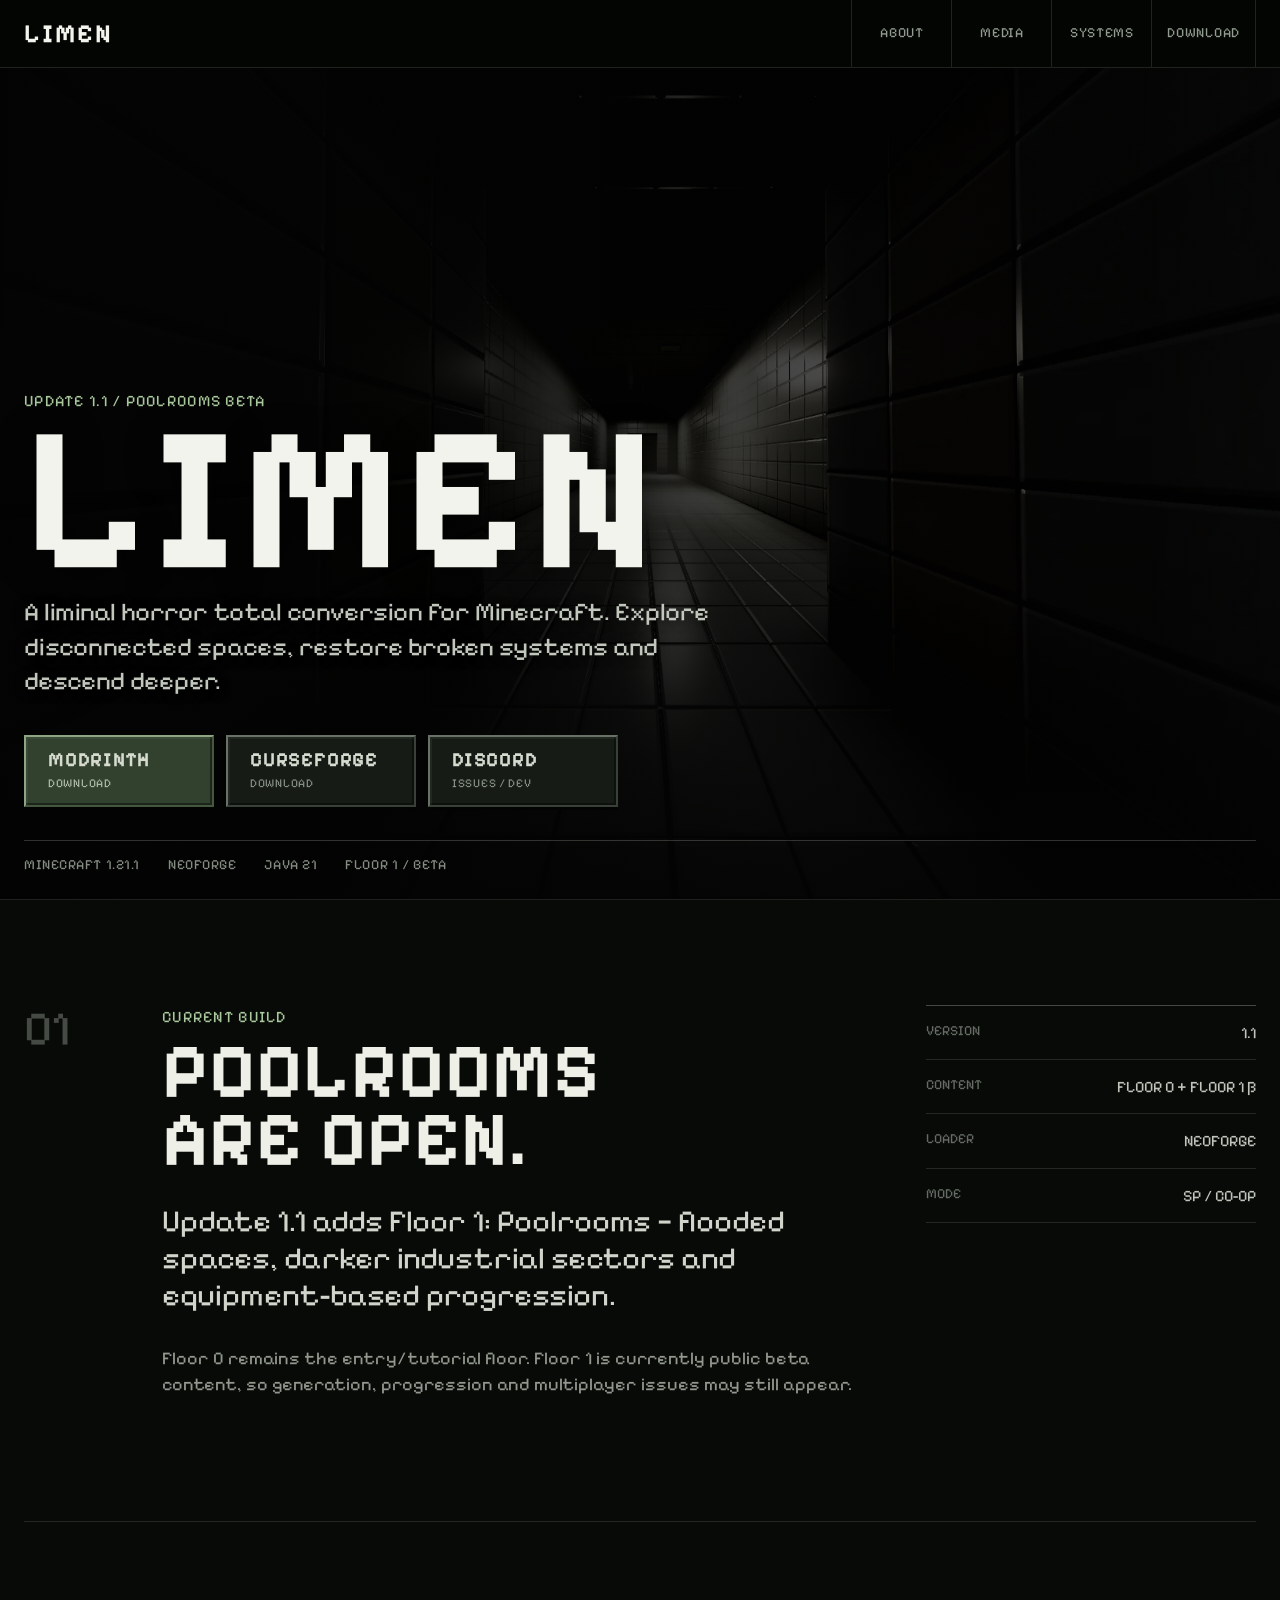
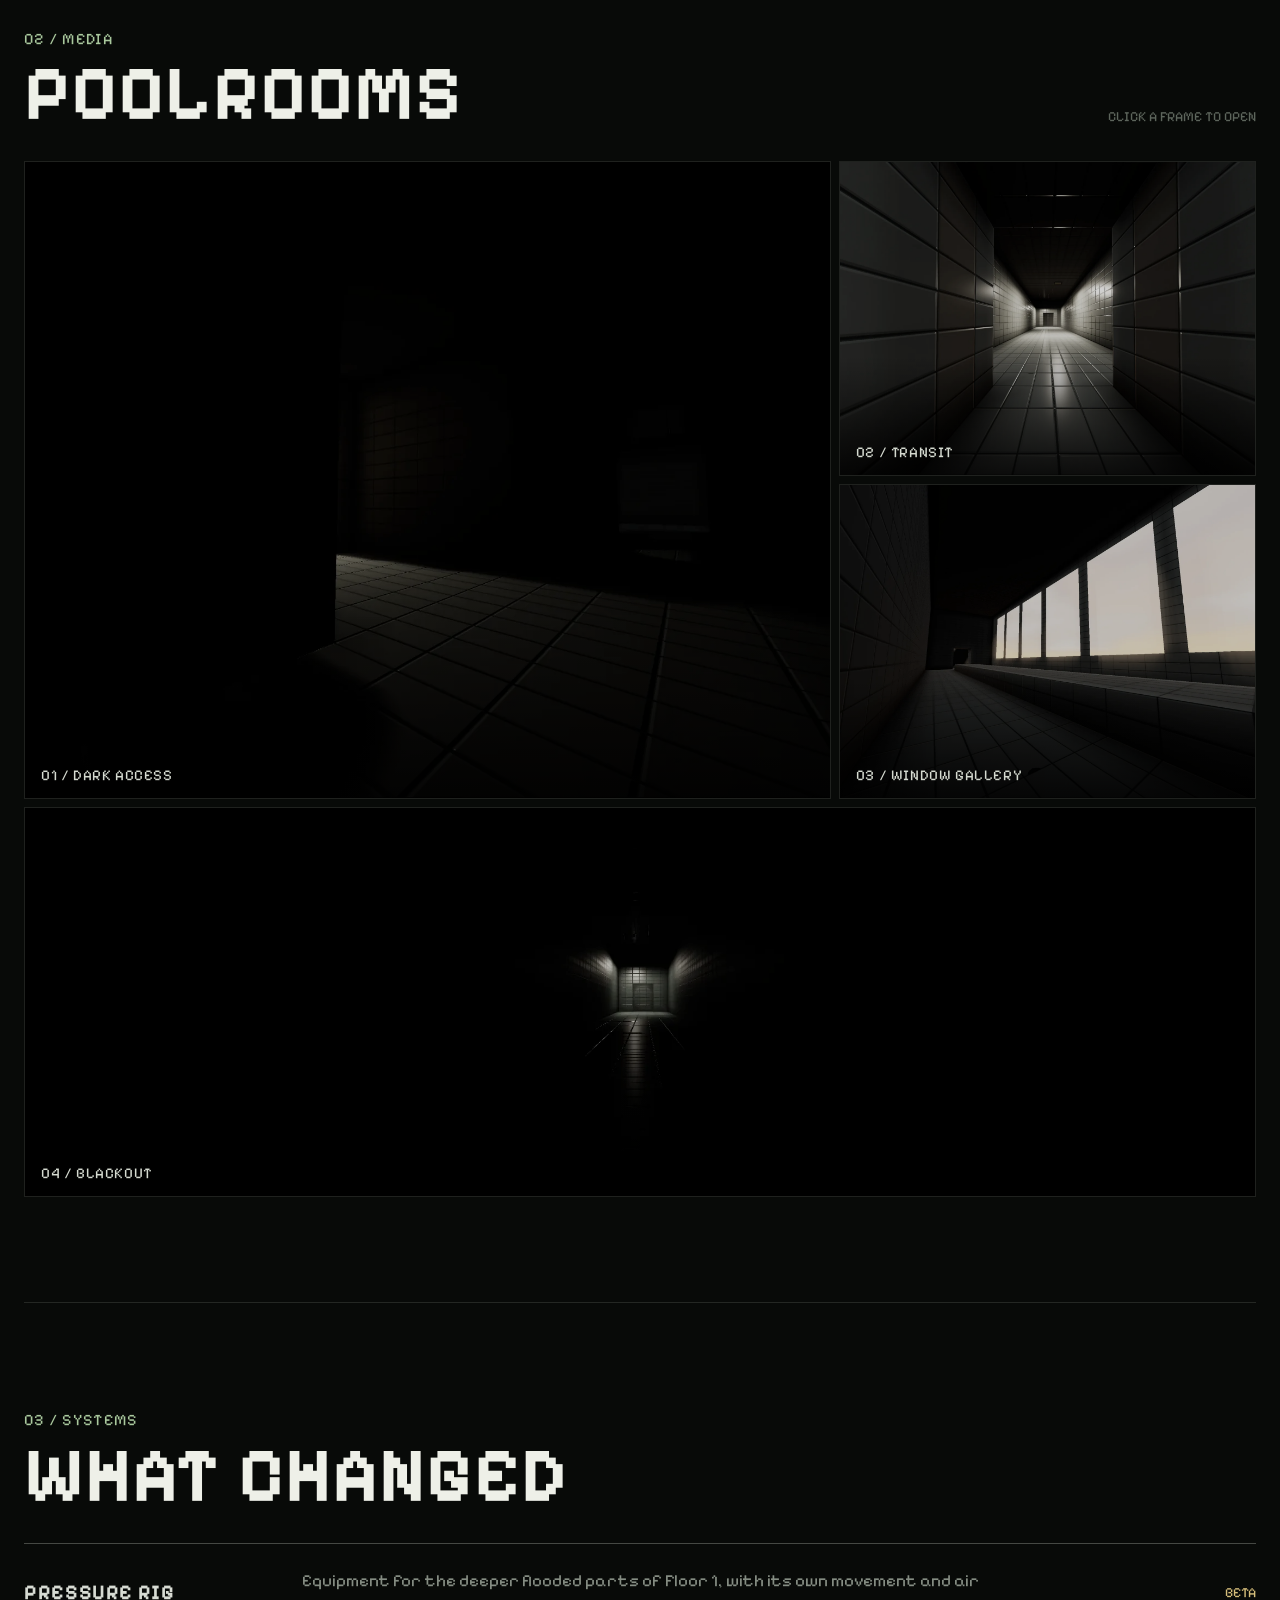
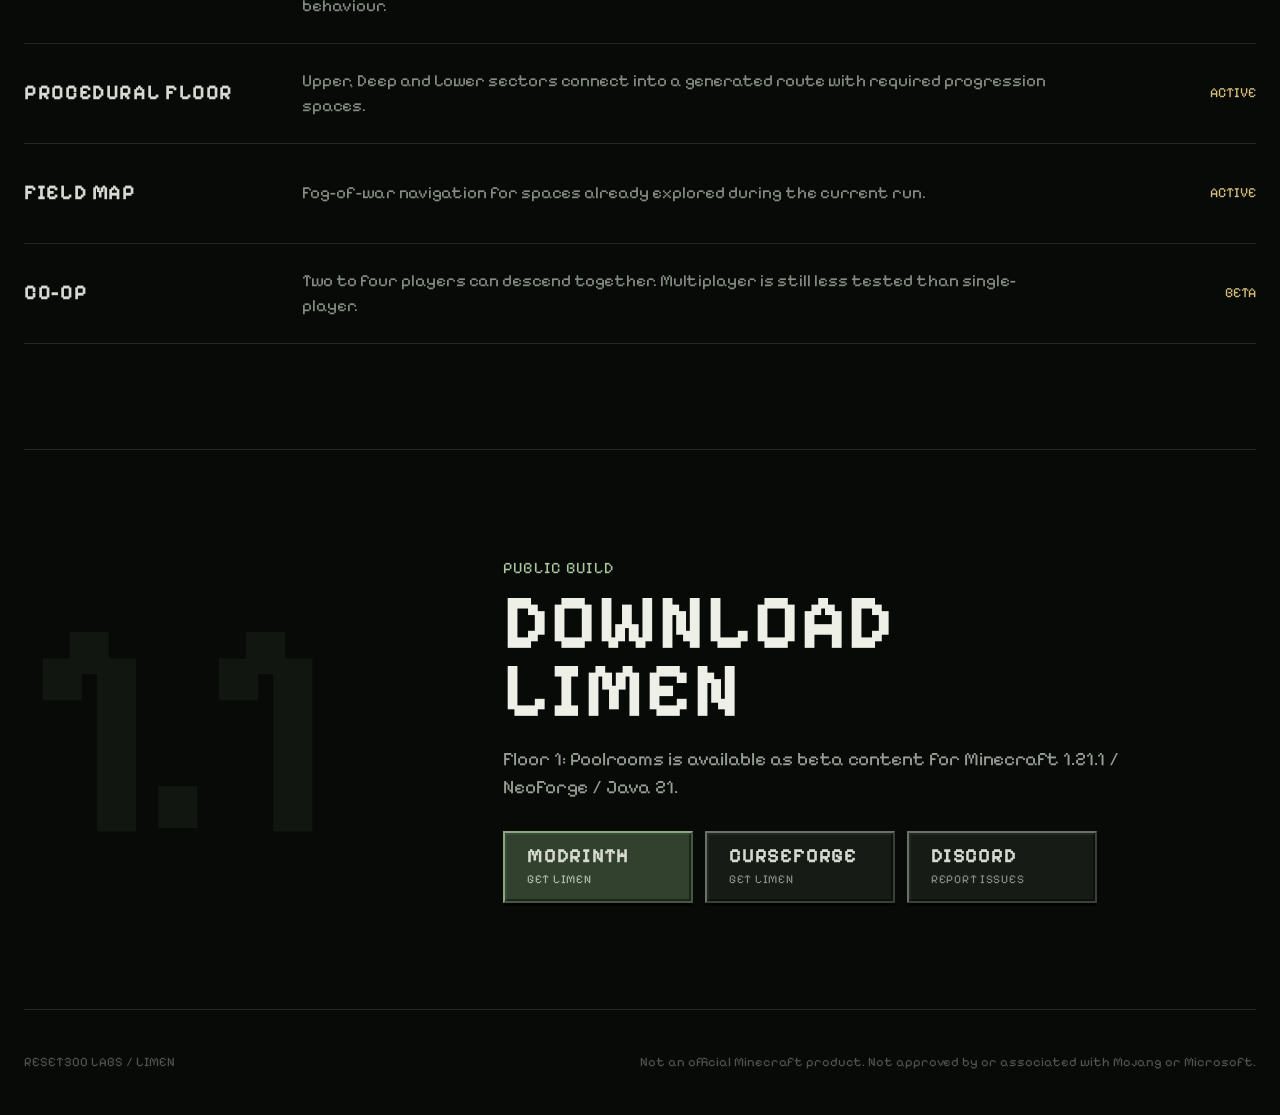
<file: index.html>
<!doctype html>
<html lang="en">
<head>
  <meta charset="utf-8">
  <meta name="viewport" content="width=device-width,initial-scale=1">
  <meta name="theme-color" content="#080a08">
  <meta name="description" content="LIMEN — a liminal horror total conversion for Minecraft 1.21.1 NeoForge.">
  <meta property="og:title" content="Limen">
  <meta property="og:description" content="LIMEN for Minecraft 1.21.1 NeoForge. Floor 1: Poolrooms is available in beta.">
  <meta property="og:type" content="website">
  <meta property="og:image" content="assets/og-poolrooms.webp">
  <meta name="twitter:card" content="summary_large_image">
  <link rel="preconnect" href="https://fonts.googleapis.com">
  <link rel="preconnect" href="https://fonts.gstatic.com" crossorigin>
  <link href="https://fonts.googleapis.com/css2?family=Pixelify+Sans:wght@400..700&display=swap" rel="stylesheet">
  <link rel="stylesheet" href="styles.css">
  <title>Limen</title>
</head>
<body>
  <header class="topbar">
    <a class="brand" href="#top">LIMEN</a>
    <nav aria-label="Site navigation">
      <a href="#about">ABOUT</a>
      <a href="#frames">MEDIA</a>
      <a href="#systems">SYSTEMS</a>
      <a href="#download">DOWNLOAD</a>
    </nav>
  </header>

  <main id="top">
    <section class="hero">
      <video class="hero-video" autoplay muted loop playsinline preload="metadata" poster="assets/poolrooms-2.webp" aria-hidden="true">
        <source src="assets/level1_poolrooms_loop.mp4" type="video/mp4">
      </video>
      <div class="hero-overlay" aria-hidden="true"></div>

      <div class="hero-content">
        <p class="eyebrow">UPDATE 1.1 / POOLROOMS BETA</p>
        <h1>LIMEN</h1>
        <p class="hero-text">A liminal horror total conversion for Minecraft. Explore disconnected spaces, restore broken systems and descend deeper.</p>

        <div class="hero-actions">
          <a class="game-button primary js-modrinth" href="#"><span>MODRINTH</span><small>DOWNLOAD</small></a>
          <a class="game-button js-curseforge" href="#"><span>CURSEFORGE</span><small>DOWNLOAD</small></a>
          <a class="game-button js-discord" href="#"><span>DISCORD</span><small>ISSUES / DEV</small></a>
        </div>
      </div>

      <div class="hero-foot">
        <span>MINECRAFT 1.21.1</span>
        <span>NEOFORGE</span>
        <span>JAVA 21</span>
        <span>FLOOR 1 / BETA</span>
      </div>
    </section>

    <section class="about section" id="about">
      <div class="section-number">01</div>
      <div class="about-main">
        <p class="section-label">CURRENT BUILD</p>
        <h2>POOLROOMS<br>ARE OPEN.</h2>
        <p class="lead">Update 1.1 adds Floor 1: Poolrooms — flooded spaces, darker industrial sectors and equipment-based progression.</p>
        <p>Floor 0 remains the entry/tutorial floor. Floor 1 is currently public beta content, so generation, progression and multiplayer issues may still appear.</p>
      </div>
      <dl class="specs">
        <div><dt>VERSION</dt><dd>1.1</dd></div>
        <div><dt>CONTENT</dt><dd>FLOOR 0 + FLOOR 1 β</dd></div>
        <div><dt>LOADER</dt><dd>NEOFORGE</dd></div>
        <div><dt>MODE</dt><dd>SP / CO-OP</dd></div>
      </dl>
    </section>

    <section class="section" id="frames">
      <div class="section-heading">
        <div>
          <p class="section-label">02 / MEDIA</p>
          <h2>POOLROOMS</h2>
        </div>
        <p>CLICK A FRAME TO OPEN</p>
      </div>

      <div class="gallery">
        <button class="shot shot-main" data-image="assets/poolrooms-1.webp" aria-label="Open Poolrooms screenshot 1">
          <img src="assets/poolrooms-1.webp" alt="Dark Poolrooms access area in LIMEN">
          <span>01 / DARK ACCESS</span>
        </button>
        <button class="shot" data-image="assets/poolrooms-2.webp" aria-label="Open Poolrooms screenshot 2">
          <img src="assets/poolrooms-2.webp" alt="Bright tiled Poolrooms corridor in LIMEN">
          <span>02 / TRANSIT</span>
        </button>
        <button class="shot" data-image="assets/poolrooms-4.webp" aria-label="Open Poolrooms screenshot 3">
          <img src="assets/poolrooms-4.webp" alt="Poolrooms window gallery in LIMEN">
          <span>03 / WINDOW GALLERY</span>
        </button>
        <button class="shot shot-wide" data-image="assets/poolrooms-3.webp" aria-label="Open Poolrooms screenshot 4">
          <img src="assets/poolrooms-3.webp" alt="Blackout Poolrooms corridor in LIMEN">
          <span>04 / BLACKOUT</span>
        </button>
      </div>
    </section>

    <section class="section systems" id="systems">
      <div class="section-heading">
        <div>
          <p class="section-label">03 / SYSTEMS</p>
          <h2>WHAT CHANGED</h2>
        </div>
      </div>

      <div class="system-list">
        <article>
          <h3>PRESSURE RIG</h3>
          <p>Equipment for the deeper flooded parts of Floor 1, with its own movement and air behaviour.</p>
          <span>BETA</span>
        </article>
        <article>
          <h3>PROCEDURAL FLOOR</h3>
          <p>Upper, Deep and Lower sectors connect into a generated route with required progression spaces.</p>
          <span>ACTIVE</span>
        </article>
        <article>
          <h3>FIELD MAP</h3>
          <p>Fog-of-war navigation for spaces already explored during the current run.</p>
          <span>ACTIVE</span>
        </article>
        <article>
          <h3>CO-OP</h3>
          <p>Two to four players can descend together. Multiplayer is still less tested than single-player.</p>
          <span>BETA</span>
        </article>
      </div>
    </section>

    <section class="trailer section is-hidden" id="trailer">
      <div class="section-heading">
        <div>
          <p class="section-label">04 / VIDEO</p>
          <h2>FOOTAGE</h2>
        </div>
      </div>
      <div class="video-shell"><iframe class="js-trailer" title="LIMEN trailer" allow="accelerometer; autoplay; clipboard-write; encrypted-media; gyroscope; picture-in-picture" allowfullscreen></iframe></div>
    </section>

    <section class="download section" id="download">
      <div class="download-version" aria-hidden="true">1.1</div>
      <div class="download-copy">
        <p class="section-label">PUBLIC BUILD</p>
        <h2>DOWNLOAD<br>LIMEN</h2>
        <p>Floor 1: Poolrooms is available as beta content for Minecraft 1.21.1 / NeoForge / Java 21.</p>
        <div class="download-actions">
          <a class="game-button primary js-modrinth" href="#"><span>MODRINTH</span><small>GET LIMEN</small></a>
          <a class="game-button js-curseforge" href="#"><span>CURSEFORGE</span><small>GET LIMEN</small></a>
          <a class="game-button js-discord" href="#"><span>DISCORD</span><small>REPORT ISSUES</small></a>
        </div>
      </div>
    </section>
  </main>

  <footer>
    <span>RESET300 LABS / LIMEN</span>
    <span>Not an official Minecraft product. Not approved by or associated with Mojang or Microsoft.</span>
  </footer>

  <dialog id="lightbox">
    <button class="close" aria-label="Close image">CLOSE</button>
    <img alt="Expanded LIMEN screenshot">
  </dialog>

  <script src="site-config.js"></script>
  <script src="script.js"></script>
</body>
</html>
</file>
<file: styles.css>
@import url('https://fonts.googleapis.com/css2?family=Pixelify+Sans:wght@400..700&display=swap');

:root {
  --bg: #080a08;
  --bg-deep: #030403;
  --ink: #e7eadf;
  --muted: #92988e;
  --faint: #5e665d;
  --line: rgba(225, 232, 218, .13);
  --line-strong: rgba(225, 232, 218, .28);
  --green: #a9c89d;
  --amber: #d6be7b;
  --page: 1320px;
  --bar: 68px;
}

* { box-sizing: border-box; }
html { scroll-behavior: smooth; background: var(--bg); }
body {
  margin: 0;
  color: var(--ink);
  background: var(--bg);
  font-family: "Pixelify Sans", ui-monospace, monospace;
  font-size: 18px;
  line-height: 1.45;
  image-rendering: auto;
}
button, a { font: inherit; }
::selection { background: #bfd6ad; color: #10130f; }

.topbar {
  position: fixed;
  z-index: 50;
  inset: 0 0 auto 0;
  height: var(--bar);
  display: flex;
  align-items: center;
  justify-content: space-between;
  gap: 30px;
  padding: 0 max(24px, calc((100vw - var(--page)) / 2));
  border-bottom: 1px solid var(--line);
  background: rgba(4, 6, 4, .86);
  backdrop-filter: blur(10px);
}
.brand {
  color: #f2f4ed;
  text-decoration: none;
  font-size: 26px;
  font-weight: 700;
  letter-spacing: .08em;
}
.topbar nav { display: flex; align-items: stretch; height: 100%; }
.topbar nav a {
  min-width: 100px;
  display: grid;
  place-items: center;
  padding: 0 15px;
  color: #929b90;
  text-decoration: none;
  border-left: 1px solid var(--line);
  font-size: 14px;
  letter-spacing: .05em;
}
.topbar nav a:last-child { border-right: 1px solid var(--line); }
.topbar nav a:hover { color: #f0f2eb; background: rgba(255,255,255,.035); }

.hero {
  position: relative;
  min-height: 100svh;
  overflow: hidden;
  display: flex;
  align-items: flex-end;
  padding: calc(var(--bar) + 70px) max(24px, calc((100vw - var(--page)) / 2)) 92px;
  border-bottom: 1px solid var(--line);
  background: #020302;
}
.hero-video {
  position: absolute;
  inset: 0;
  width: 100%;
  height: 100%;
  object-fit: cover;
  object-position: center;
  filter: brightness(.52) saturate(.78) contrast(1.08);
}
.hero-overlay {
  position: absolute;
  inset: 0;
  background:
    linear-gradient(90deg, rgba(2,3,2,.94) 0%, rgba(2,3,2,.72) 42%, rgba(2,3,2,.24) 75%, rgba(2,3,2,.42) 100%),
    linear-gradient(0deg, rgba(2,3,2,.88) 0%, transparent 45%, rgba(2,3,2,.35) 100%);
}
.hero-content { position: relative; z-index: 2; width: min(800px, 100%); }
.eyebrow, .section-label {
  margin: 0;
  color: var(--green);
  font-size: 16px;
  letter-spacing: .08em;
}
.hero h1 {
  margin: 14px 0 22px;
  color: #f2f3ec;
  font-size: clamp(96px, 16vw, 220px);
  line-height: .72;
  letter-spacing: .015em;
  font-weight: 700;
  text-shadow: 0 8px 35px rgba(0,0,0,.65);
}
.hero-text {
  max-width: 710px;
  margin: 0;
  color: #c2c7bd;
  font-size: clamp(20px, 2vw, 27px);
  line-height: 1.35;
  text-shadow: 0 2px 12px rgba(0,0,0,.7);
}
.hero-actions, .download-actions {
  display: flex;
  flex-wrap: wrap;
  gap: 12px;
  margin-top: 36px;
}
.game-button {
  min-width: 190px;
  min-height: 72px;
  display: flex;
  flex-direction: column;
  justify-content: center;
  padding: 12px 22px;
  color: #d6dbd0;
  text-decoration: none;
  border: 2px solid #697267;
  border-bottom-color: #384038;
  border-right-color: #384038;
  background: #171b16;
  box-shadow: inset 2px 2px 0 rgba(255,255,255,.05), inset -2px -2px 0 rgba(0,0,0,.42), 0 3px 0 #020302;
  transition: transform .08s ease, filter .08s ease;
}
.game-button:hover { filter: brightness(1.18); transform: translateY(-1px); }
.game-button:active { transform: translateY(2px); box-shadow: inset 2px 2px 0 rgba(0,0,0,.4); }
.game-button.primary { background: #32402e; border-color: #8ca583; border-bottom-color: #465740; border-right-color: #465740; }
.game-button span { font-size: 20px; font-weight: 700; line-height: 1; letter-spacing: .04em; }
.game-button small { margin-top: 5px; color: #879085; font-size: 12px; letter-spacing: .06em; }
.game-button.primary small { color: #aebba9; }

.hero-foot {
  position: absolute;
  z-index: 2;
  left: max(24px, calc((100vw - var(--page)) / 2));
  right: max(24px, calc((100vw - var(--page)) / 2));
  bottom: 24px;
  display: flex;
  flex-wrap: wrap;
  gap: 10px 28px;
  padding-top: 14px;
  border-top: 1px solid rgba(235,240,231,.2);
  color: #858d83;
  font-size: 14px;
  letter-spacing: .04em;
}

.section {
  width: min(var(--page), calc(100% - 48px));
  margin: 0 auto;
  padding: 105px 0;
  border-bottom: 1px solid var(--line);
}
.section-number { color: #454b44; font-size: 48px; line-height: 1; }
.about {
  display: grid;
  grid-template-columns: 90px minmax(0, 1fr) 330px;
  gap: 48px;
  align-items: start;
}
h2 {
  margin: 10px 0 22px;
  color: #eef0e8;
  font-size: clamp(48px, 6vw, 86px);
  line-height: .88;
  letter-spacing: .015em;
  font-weight: 700;
}
.about-main .lead {
  max-width: 790px;
  color: #d0d4ca;
  font-size: clamp(24px, 2.4vw, 34px);
  line-height: 1.2;
}
.about-main p:not(.section-label):not(.lead) { max-width: 760px; color: var(--muted); font-size: 18px; }
.specs { margin: 0; border-top: 1px solid var(--line-strong); }
.specs div { display: flex; justify-content: space-between; gap: 20px; padding: 15px 0; border-bottom: 1px solid var(--line); }
.specs dt { color: #646c63; font-size: 14px; }
.specs dd { margin: 0; color: #bfc5bb; font-size: 16px; text-align: right; }

.section-heading { display: flex; align-items: end; justify-content: space-between; gap: 30px; margin-bottom: 34px; }
.section-heading h2 { margin-bottom: 0; }
.section-heading > p { margin: 0; color: #5d655c; font-size: 14px; }
.gallery {
  display: grid;
  grid-template-columns: 1.45fr .75fr;
  grid-template-rows: 315px 315px 390px;
  gap: 8px;
}
.shot {
  position: relative;
  padding: 0;
  overflow: hidden;
  border: 1px solid var(--line);
  border-radius: 0;
  background: #020302;
  cursor: zoom-in;
}
.shot-main { grid-row: 1 / span 2; }
.shot-wide { grid-column: 1 / span 2; }
.shot img { width: 100%; height: 100%; display: block; object-fit: cover; filter: brightness(.82) saturate(.84); transition: filter .2s ease, transform .3s ease; }
.shot:hover img { filter: brightness(1) saturate(.95); transform: scale(1.008); }
.shot::after { content: ""; position: absolute; inset: auto 0 0; height: 38%; background: linear-gradient(transparent, rgba(0,0,0,.82)); pointer-events: none; }
.shot span { position: absolute; z-index: 2; left: 16px; bottom: 12px; color: #d5dad0; font-size: 15px; letter-spacing: .04em; }

.system-list { border-top: 1px solid var(--line-strong); }
.system-list article {
  display: grid;
  grid-template-columns: 250px minmax(0, 1fr) 80px;
  gap: 28px;
  align-items: center;
  min-height: 100px;
  border-bottom: 1px solid var(--line);
}
.system-list h3 { margin: 0; color: #d7dbd3; font-size: 21px; letter-spacing: .03em; }
.system-list p { margin: 0; max-width: 760px; color: #858d83; font-size: 17px; }
.system-list span { justify-self: end; color: var(--amber); font-size: 14px; }

.video-shell { aspect-ratio: 16 / 9; border: 1px solid var(--line); background: #000; }
.video-shell iframe { width: 100%; height: 100%; border: 0; }

.download {
  position: relative;
  min-height: 560px;
  display: grid;
  grid-template-columns: minmax(240px, .5fr) minmax(0, 1fr);
  gap: clamp(44px, 8vw, 120px);
  align-items: center;
  overflow: hidden;
}
.download-version {
  color: #111611;
  font-size: clamp(190px, 24vw, 360px);
  line-height: .7;
  font-weight: 700;
  letter-spacing: -.05em;
  user-select: none;
}
.download-copy { position: relative; z-index: 2; }
.download-copy > p:not(.section-label) { max-width: 700px; color: #969e94; font-size: 19px; }
.download-actions { margin-top: 30px; }

footer {
  width: min(var(--page), calc(100% - 48px));
  min-height: 105px;
  margin: 0 auto;
  display: flex;
  align-items: center;
  justify-content: space-between;
  gap: 30px;
  color: #4e554d;
  font-size: 13px;
}
.is-hidden { display: none !important; }

dialog {
  width: min(1500px, 96vw);
  max-width: none;
  padding: 0;
  border: 1px solid #677065;
  border-radius: 0;
  background: #020302;
  color: var(--ink);
  box-shadow: 0 24px 120px rgba(0,0,0,.9);
}
dialog::backdrop { background: rgba(0,0,0,.94); }
dialog img { width: 100%; height: auto; display: block; }
.close {
  position: absolute;
  z-index: 3;
  top: 12px;
  right: 12px;
  min-width: 100px;
  min-height: 44px;
  border: 2px solid #687167;
  border-radius: 0;
  background: #171b16;
  color: #d2d7ce;
  cursor: pointer;
}
.close:hover { filter: brightness(1.2); }

@media (max-width: 900px) {
  .topbar nav a { min-width: auto; padding: 0 10px; font-size: 13px; }
  .hero { min-height: 860px; }
  .about { grid-template-columns: 64px 1fr; }
  .specs { grid-column: 2; max-width: 580px; }
  .gallery { grid-template-columns: 1fr 1fr; grid-template-rows: 420px 240px 330px; }
  .shot-main { grid-column: 1 / span 2; grid-row: 1; }
  .shot-wide { grid-column: 1 / span 2; }
  .download { grid-template-columns: 180px 1fr; }
  .download-version { font-size: 180px; }
}

@media (max-width: 640px) {
  :root { --bar: 60px; }
  body { font-size: 16px; }
  .topbar { padding: 0 14px; }
  .brand { font-size: 22px; }
  .topbar nav a:nth-child(2), .topbar nav a:nth-child(3) { display: none; }
  .hero { min-height: 780px; padding: calc(var(--bar) + 60px) 16px 105px; }
  .hero-overlay { background: linear-gradient(90deg, rgba(2,3,2,.9), rgba(2,3,2,.48)), linear-gradient(0deg, rgba(2,3,2,.92), transparent 55%); }
  .hero h1 { font-size: clamp(76px, 28vw, 120px); }
  .hero-text { font-size: 19px; }
  .hero-actions, .download-actions { display: grid; grid-template-columns: 1fr; }
  .game-button { min-width: 0; width: 100%; }
  .hero-foot { left: 16px; right: 16px; bottom: 20px; font-size: 12px; }
  .section, footer { width: calc(100% - 32px); }
  .section { padding: 78px 0; }
  .about { grid-template-columns: 1fr; gap: 24px; }
  .section-number { font-size: 34px; }
  .specs { grid-column: auto; }
  h2 { font-size: clamp(44px, 15vw, 70px); }
  .about-main .lead { font-size: 24px; }
  .section-heading { display: block; }
  .section-heading > p { margin-top: 12px; }
  .gallery { display: block; }
  .shot { width: 100%; aspect-ratio: 16 / 10; margin-bottom: 8px; }
  .system-list article { grid-template-columns: 1fr auto; gap: 10px; padding: 20px 0; }
  .system-list p { grid-column: 1 / span 2; }
  .download { grid-template-columns: 1fr; min-height: 0; gap: 0; }
  .download-version { position: absolute; right: -10px; top: 90px; font-size: 170px; opacity: .9; }
  .download-copy { max-width: 100%; }
  footer { min-height: 145px; flex-direction: column; align-items: flex-start; justify-content: center; gap: 12px; }
}

@media (prefers-reduced-motion: reduce) {
  html { scroll-behavior: auto; }
  *, *::before, *::after { transition: none !important; }
  .hero-video { display: none; }
  .hero { background: #020302 url("assets/poolrooms-2.webp") center / cover no-repeat; }
}
</file>
